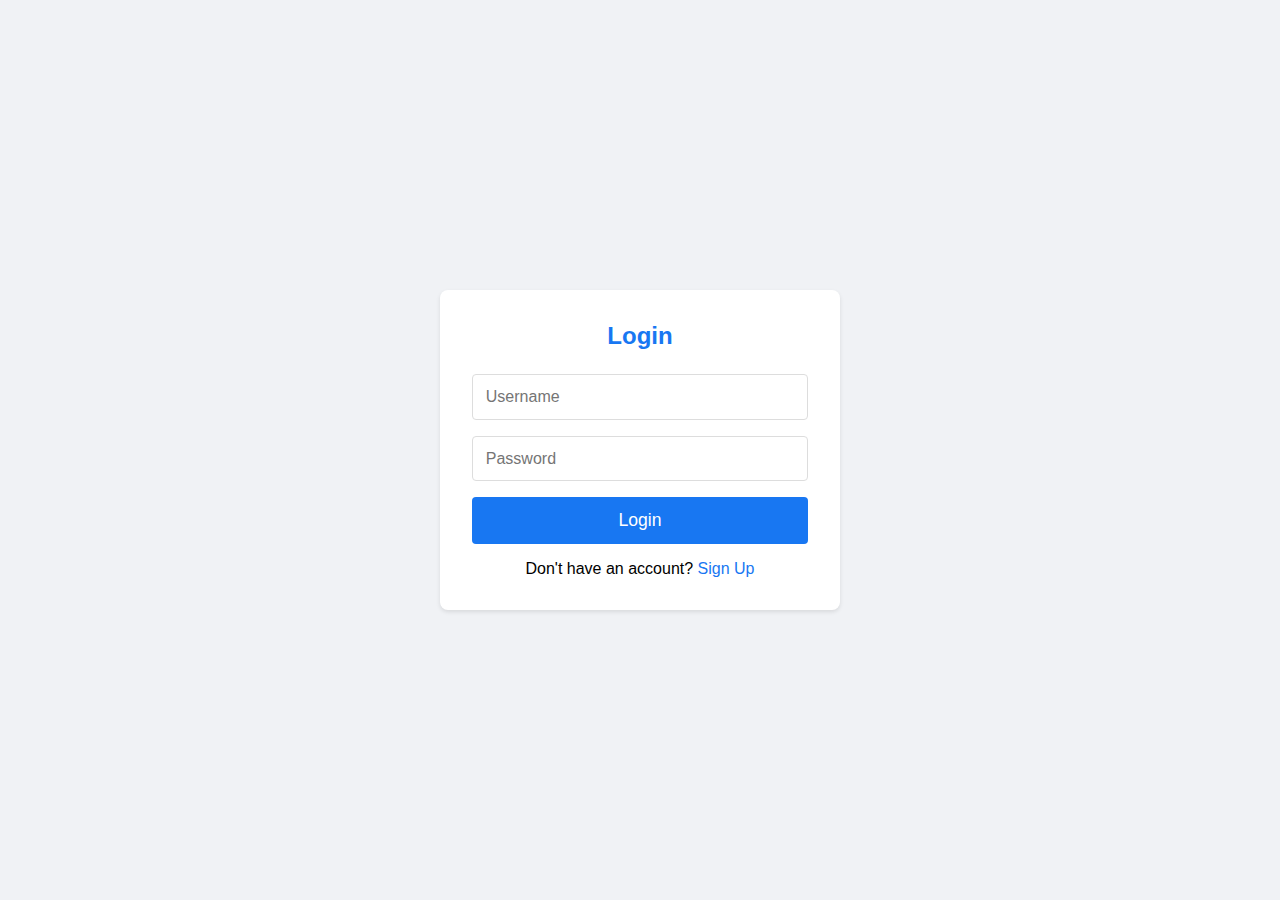
<file: index.html>
<!DOCTYPE html>
<html lang="en">
<head>
    <meta charset="UTF-8">
    <meta name="viewport" content="width=device-width, initial-scale=1.0">
    <title>My Social Media</title>
    <link rel="stylesheet" href="styles.css">
</head>
<body>
    <nav class="navbar">
        <div class="logo">MySocial</div>
        <div class="nav-links">
            <a href="#" class="active">Home</a>
            <a href="#">Profile</a>
            <a href="#">Messages</a>
        </div>
        <button class="login-btn">Login</button>
    </nav>

    <div class="container">
        <div class="greeting-buttons">
            <button onclick="toggleSubButtons('helloButtons')">Hello</button>
            <button onclick="toggleSubButtons('bonjourButtons')">Bonjour</button>
        </div>
        
        <div id="helloButtons" class="sub-buttons" style="display: none;">
            <button onclick="clickButton('er')">er</button>
            <button onclick="clickButton('rt')">rt</button>
            <button onclick="clickButton('ty')">ty</button>
            <button onclick="clickButton('yu')">yu</button>
        </div>

        <div id="bonjourButtons" class="sub-buttons" style="display: none;">
            <button onclick="clickButton('er')">er</button>
            <button onclick="clickButton('rt')">rt</button>
            <button onclick="clickButton('ty')">ty</button>
            <button onclick="clickButton('yu')">yu</button>
        </div>

        <div class="post-form">
            <textarea placeholder="What's on your mind?"></textarea>
            <button>Post</button>
        </div>

        <div class="feed">
            <!-- Posts will be added here -->
        </div>
    </div>

    <script src="script.js"></script>
</body>
</html>
</file>
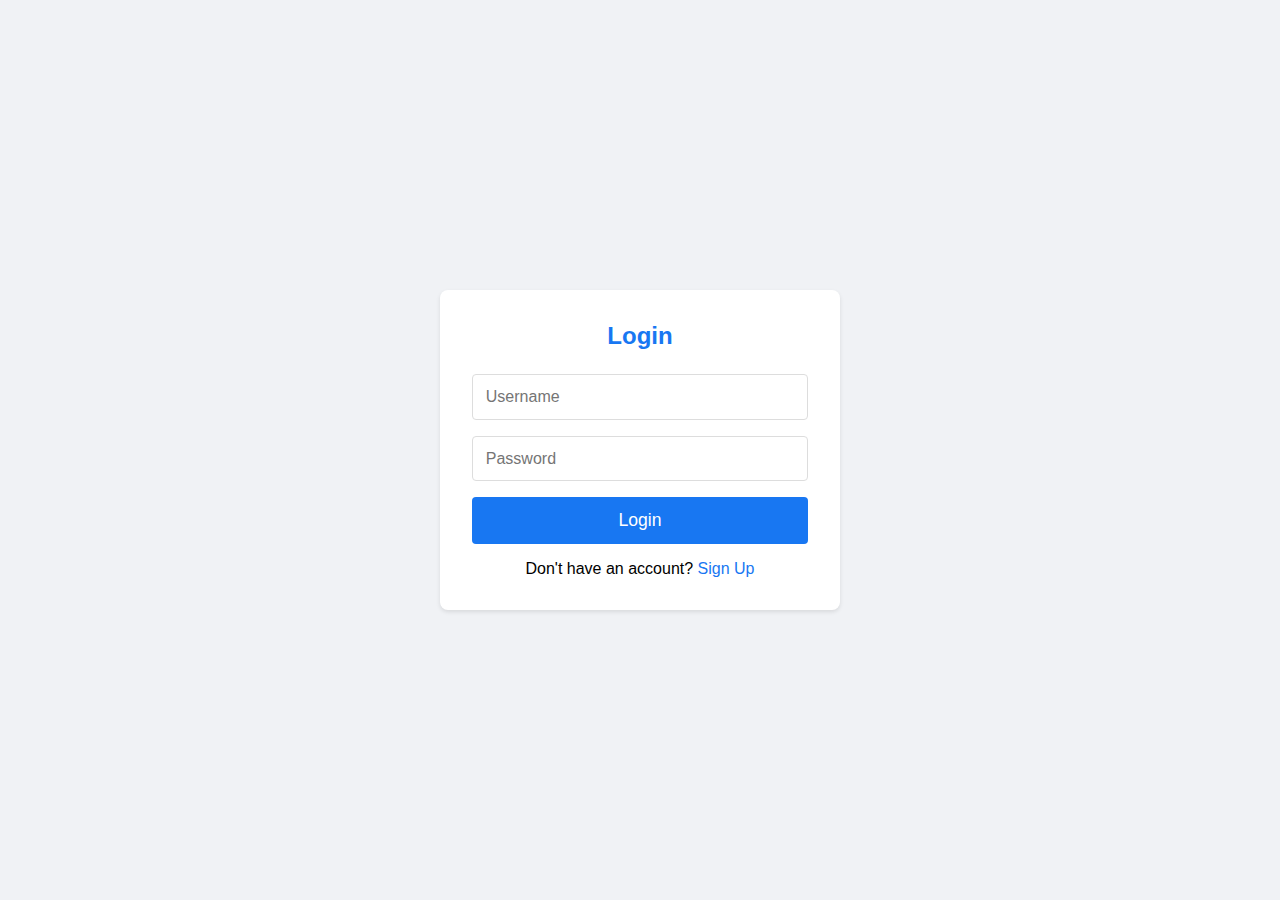
<file: login.html>
<!DOCTYPE html>
<html lang="en">
<head>
    <meta charset="UTF-8">
    <meta name="viewport" content="width=device-width, initial-scale=1.0">
    <title>Login</title>
    <link rel="stylesheet" href="styles.css">
</head>
<body>
    <div class="login-container">
        <div class="login-box">
            <h2>Login</h2>
            <form onsubmit="return login(event)">
                <div class="input-group">
                    <input type="text" id="username" required placeholder="Username">
                </div>
                <div class="input-group">
                    <input type="password" id="password" required placeholder="Password">
                </div>
                <button type="submit" class="login-btn">Login</button>
            </form>
            <div class="form-footer">
                Don't have an account? <a href="signup.html">Sign Up</a>
            </div>
        </div>
    </div>
    <script src="login.js"></script>
</body>
</html>
</file>
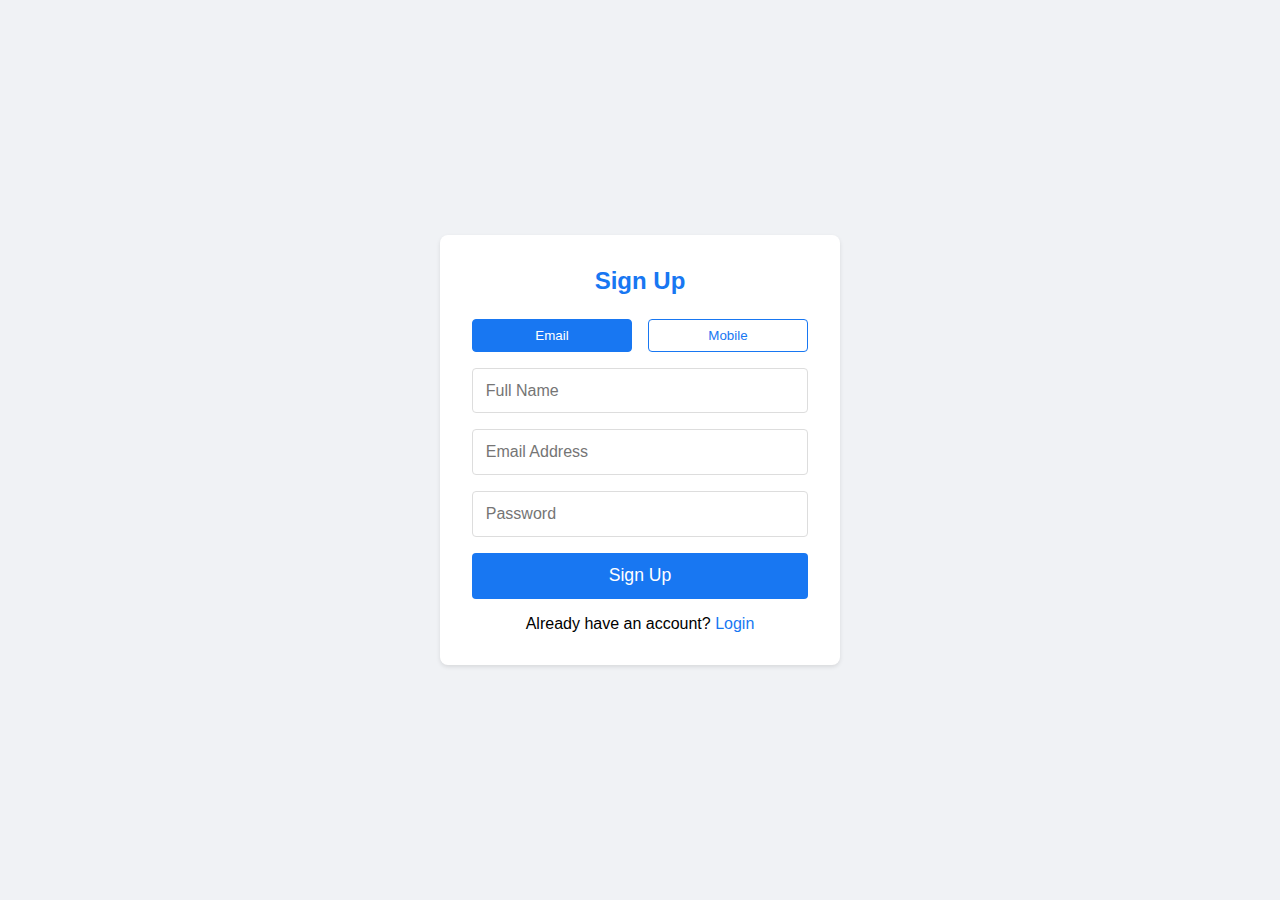
<file: signup.html>
<!DOCTYPE html>
<html lang="en">
<head>
    <meta charset="UTF-8">
    <meta name="viewport" content="width=device-width, initial-scale=1.0">
    <title>Sign Up</title>
    <link rel="stylesheet" href="styles.css">
</head>
<body>
    <div class="login-container">
        <div class="login-box">
            <h2>Sign Up</h2>
            <div class="signup-toggle">
                <button type="button" class="toggle-btn active" onclick="toggleSignup('email')">Email</button>
                <button type="button" class="toggle-btn" onclick="toggleSignup('mobile')">Mobile</button>
            </div>
            <form onsubmit="return signup(event)">
                <div class="input-group">
                    <input type="text" id="fullname" required placeholder="Full Name">
                </div>
                <div id="emailSection" class="input-group">
                    <input type="email" id="email" placeholder="Email Address">
                </div>
                <div id="mobileSection" class="input-group" style="display: none;">
                    <input type="tel" id="mobile" placeholder="Mobile Number">
                </div>
                <div class="input-group">
                    <input type="password" id="password" required placeholder="Password">
                </div>
                <button type="submit" class="login-btn">Sign Up</button>
            </form>
            <div class="form-footer">
                Already have an account? <a href="login.html">Login</a>
            </div>
        </div>
    </div>
    <script src="signup.js"></script>
</body>
</html>
</file>
<file: styles.css>
* {
    margin: 0;
    padding: 0;
    box-sizing: border-box;
}

body {
    font-family: Arial, sans-serif;
    background-color: #f0f2f5;
}

.navbar {
    background-color: white;
    padding: 1rem 2rem;
    display: flex;
    justify-content: space-between;
    align-items: center;
    box-shadow: 0 2px 4px rgba(0,0,0,0.1);
}

.logo {
    font-size: 1.5rem;
    font-weight: bold;
    color: #1877f2;
}

.nav-links a {
    text-decoration: none;
    color: #65676b;
    margin: 0 1rem;
    padding: 0.5rem;
}

.nav-links a.active {
    color: #1877f2;
}

.login-btn {
    background-color: #1877f2;
    color: white;
    border: none;
    padding: 0.5rem 1rem;
    border-radius: 4px;
    cursor: pointer;
}

.container {
    max-width: 600px;
    margin: 2rem auto;
    padding: 0 1rem;
}

.post-form {
    background-color: white;
    padding: 1rem;
    border-radius: 8px;
    margin-bottom: 1rem;
    box-shadow: 0 1px 2px rgba(0,0,0,0.1);
}

.post-form textarea {
    width: 100%;
    height: 100px;
    padding: 0.5rem;
    margin-bottom: 1rem;
    border: 1px solid #ddd;
    border-radius: 4px;
    resize: none;
}

.post-form button {
    background-color: #1877f2;
    color: white;
    border: none;
    padding: 0.5rem 1rem;
    border-radius: 4px;
    cursor: pointer;
}

.friends-nearby {
    background-color: white;
    padding: 1rem;
    border-radius: 8px;
    margin-bottom: 1rem;
    box-shadow: 0 1px 2px rgba(0,0,0,0.1);
}

.friend-item {
    display: flex;
    align-items: center;
    padding: 0.5rem;
    border-bottom: 1px solid #eee;
}

.friend-avatar {
    width: 40px;
    height: 40px;
    border-radius: 50%;
    background-color: #1877f2;
    margin-right: 1rem;
    display: flex;
    align-items: center;
    justify-content: center;
    color: white;
}

.friend-info {
    flex-grow: 1;
}

.friend-distance {
    color: #65676b;
    font-size: 0.9rem;
}

.greeting-buttons {
    background-color: white;
    padding: 1rem;
    border-radius: 8px;
    margin-bottom: 1rem;
    box-shadow: 0 1px 2px rgba(0,0,0,0.1);
    display: flex;
    gap: 1rem;
}

.greeting-buttons button {
    border: none;
    padding: 0.5rem 1rem;
    border-radius: 4px;
    cursor: pointer;
    color: black;
}

.greeting-buttons button:first-child {
    background-color: #FFD700;
    color: black;
}

.greeting-buttons button:last-child {
    background-color: #4CAF50;
    color: white;
}

.sub-buttons {
    background-color: white;
    padding: 1rem;
    border-radius: 8px;
    margin-bottom: 1rem;
    box-shadow: 0 1px 2px rgba(0,0,0,0.1);
    display: flex;
    gap: 0.5rem;
}

#helloButtons button {
    background-color: #FFD700;
    color: black;
    border: none;
    padding: 0.5rem 1rem;
    border-radius: 4px;
    cursor: pointer;
    flex: 1;
}

#helloButtons button:hover {
    background-color: #FFC600;
}

#bonjourButtons button {
    background-color: #4CAF50;
    color: white;
    border: none;
    padding: 0.5rem 1rem;
    border-radius: 4px;
    cursor: pointer;
    flex: 1;
}

#bonjourButtons button:hover {
    background-color: #45a049;
}

/* Add these new styles for login page */
.login-container {
    height: 100vh;
    display: flex;
    justify-content: center;
    align-items: center;
    background-color: #f0f2f5;
}

.login-box {
    background-color: white;
    padding: 2rem;
    border-radius: 8px;
    box-shadow: 0 2px 4px rgba(0,0,0,0.1);
    width: 100%;
    max-width: 400px;
}

.login-box h2 {
    text-align: center;
    color: #1877f2;
    margin-bottom: 1.5rem;
}

.input-group {
    margin-bottom: 1rem;
}

.input-group input {
    width: 100%;
    padding: 0.8rem;
    border: 1px solid #ddd;
    border-radius: 4px;
    font-size: 1rem;
}

.login-btn {
    width: 100%;
    padding: 0.8rem;
    background-color: #1877f2;
    color: white;
    border: none;
    border-radius: 4px;
    font-size: 1.1rem;
    cursor: pointer;
}

.login-btn:hover {
    background-color: #166fe5;
} 

/* Add these new styles for signup page */
.signup-toggle {
    display: flex;
    margin-bottom: 1rem;
    gap: 1rem;
}

.toggle-btn {
    flex: 1;
    padding: 0.5rem;
    border: 1px solid #1877f2;
    background: none;
    color: #1877f2;
    border-radius: 4px;
    cursor: pointer;
}

.toggle-btn.active {
    background: #1877f2;
    color: white;
}

.form-footer {
    margin-top: 1rem;
    text-align: center;
}

.form-footer a {
    color: #1877f2;
    text-decoration: none;
}

.form-footer a:hover {
    text-decoration: underline;
}
</file>
